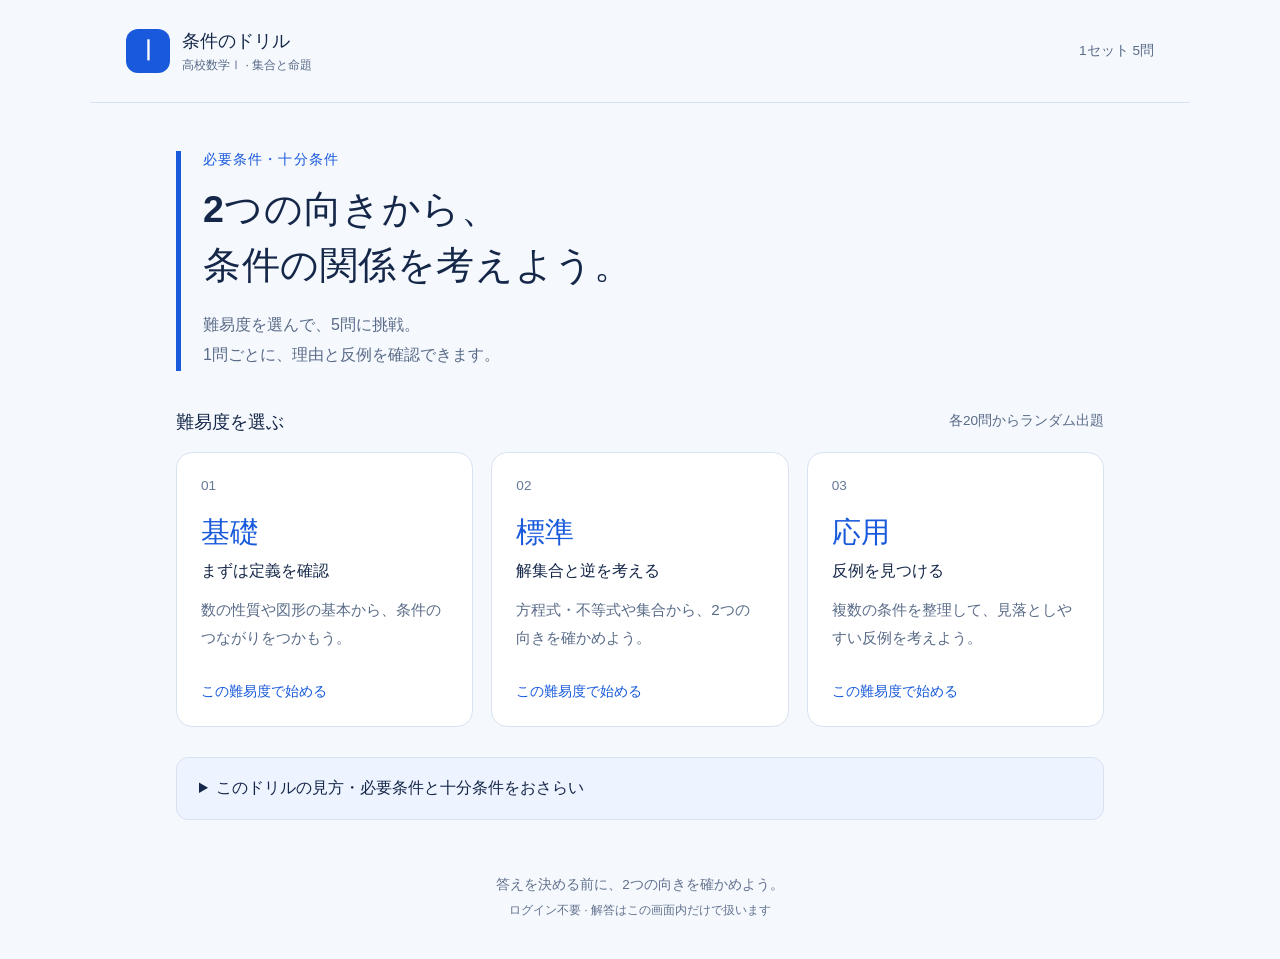
<file: index.html>
<!doctype html>
<html lang="ja"><head><meta charset="utf-8"><meta name="viewport" content="width=device-width,initial-scale=1">
<title>条件のドリル｜数学Ⅰ</title><meta name="description" content="高校数学Ⅰの必要条件・十分条件を、5問ずつ練習。3段階の難易度と、反例付きの解説。">
<link rel="icon" href="favicon.svg" type="image/svg+xml"><link rel="stylesheet" href="styles.css">
<script defer src="questions.js"></script><script defer src="core.js"></script><script defer src="math.js"></script><script defer src="app.js"></script>
<link rel="stylesheet" href="math.css"></head><body><header class="header"><div class="brand"><span class="brand-mark" aria-hidden="true">Ⅰ</span><div>条件のドリル<small>高校数学Ⅰ · 集合と命題</small></div></div><span class="header-note">1セット 5問</span></header>
<main id="app" tabindex="-1"></main>
<footer>答えを決める前に、2つの向きを確かめよう。<br><span>ログイン不要 · 解答はこの画面内だけで扱います</span></footer>
<noscript>このアプリを利用するにはJavaScriptを有効にしてください。</noscript></body></html>
</file>
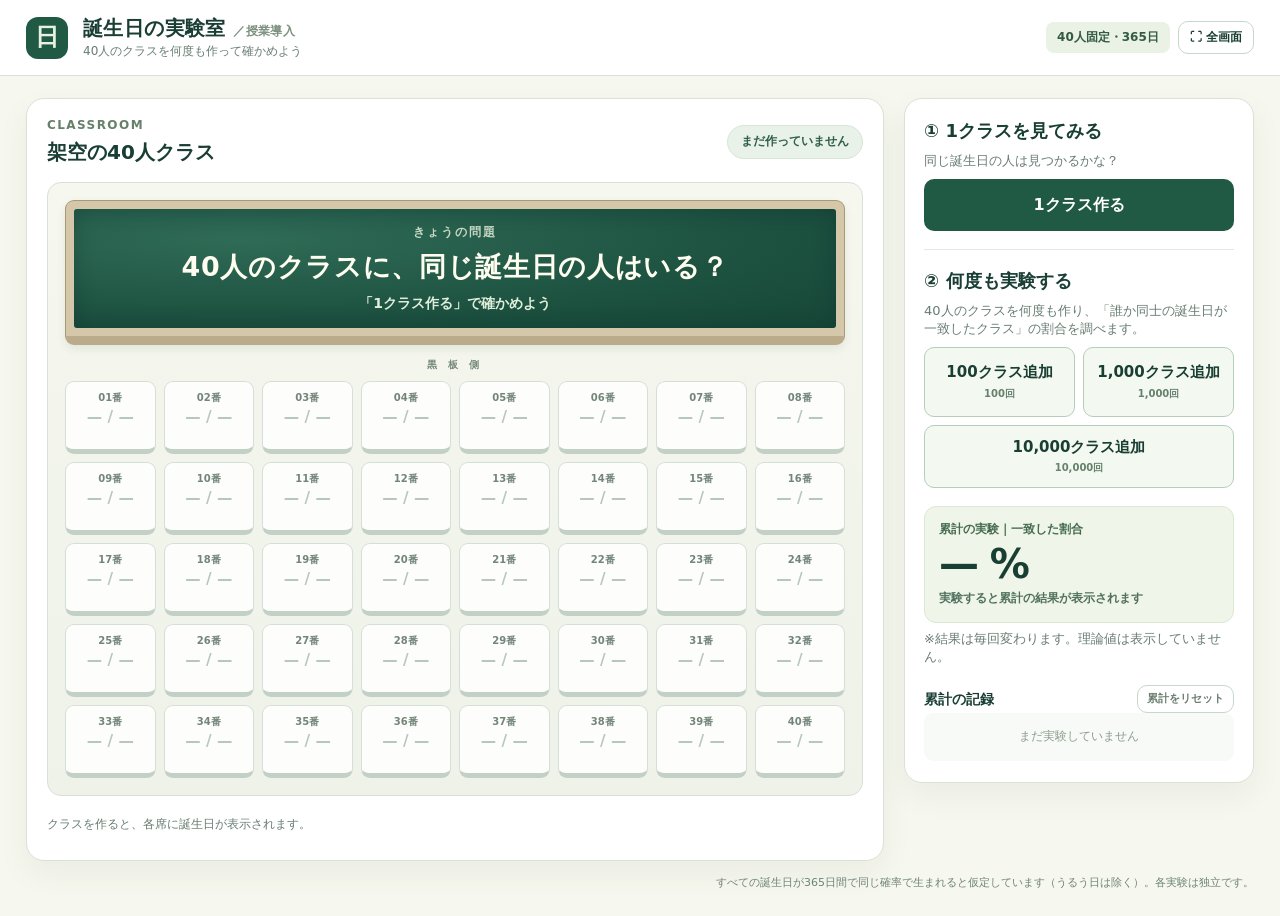
<file: birthday-intro/index.html>
<!doctype html>
<html lang="ja">
<head>
<meta charset="utf-8">
<meta name="viewport" content="width=device-width,initial-scale=1">
<meta name="theme-color" content="#174b3d">
<title>誕生日の実験室｜授業導入・教師用</title>
<style>
:root{--ink:#193e33;--green:#205a45;--green2:#194b3b;--cream:#f6f7ee;--paper:#fff;--line:#d8e2d5;--muted:#687d72;--soft:#eff4e8;--gold:#f2ce7a;--shadow:0 12px 32px #2143300e}
*{box-sizing:border-box}
html{background:var(--cream)}
body{margin:0;color:var(--ink);background:var(--cream);font-family:"Yu Gothic UI","Hiragino Kaku Gothic ProN",Meiryo,system-ui,sans-serif;line-height:1.45;font-size:15px}
button{font:inherit;cursor:pointer;border:1px solid #c7d7cb;border-radius:10px;padding:12px 14px;background:white;color:var(--ink);font-weight:750;transition:background .15s,transform .15s}
button:hover{background:#e8f3e7;transform:translateY(-1px)}
button:active{transform:translateY(0)}
button:focus-visible{outline:3px solid #eea64a;outline-offset:3px}
button:disabled{opacity:.5;cursor:wait}
header{background:#fff;border-bottom:1px solid var(--line)}
.head{max-width:1520px;margin:auto;padding:15px 26px;display:flex;align-items:center;gap:15px}
.mark{width:42px;height:42px;border-radius:12px;display:grid;place-items:center;color:#e6f2df;background:var(--green);font-size:24px;font-weight:bold}
.brand{min-width:0}.brand h1{font-size:20px;letter-spacing:.02em;margin:0;line-height:1.3}.brand p{font-size:12px;color:var(--muted);margin:2px 0 0}
.head-right{margin-left:auto;display:flex;gap:8px;align-items:center}.tag{padding:7px 11px;border-radius:8px;background:#eaf1e5;color:#325b42;font-size:12px;font-weight:800;white-space:nowrap}
.mini{padding:7px 11px;font-size:12px;font-weight:700}
main{max-width:1520px;margin:auto;padding:22px 26px 25px}
.layout{display:grid;grid-template-columns:minmax(0,1fr) minmax(300px,350px);gap:20px;align-items:start}
.card{border:1px solid var(--line);border-radius:18px;background:var(--paper);box-shadow:var(--shadow)}
.scene{padding:18px 20px 20px}
.section-head{display:flex;align-items:center;justify-content:space-between;gap:10px;margin:0 0 15px;flex-wrap:wrap}
.kicker{margin:0;font-size:12px;letter-spacing:.12em;color:#66806a;font-weight:850}.section-head h2{margin:3px 0 0;font-size:20px}
.counter{background:#e8f2e8;border:1px solid #d7e6d8;border-radius:99px;padding:7px 13px;font-size:12px;font-weight:800;color:#315f4a}
.classroom{border:1px solid #d7e1d8;background:linear-gradient(180deg,#f6f7ef,#eef2e9);padding:17px;border-radius:14px}
.chalkframe{padding:8px;border:1px solid #a79a77;border-bottom:9px solid #baab8a;background:#d5c7a9;border-radius:9px;box-shadow:0 4px 8px #344c2a17}
.board{min-height:105px;display:flex;flex-direction:column;align-items:center;justify-content:center;padding:15px 12px;text-align:center;background:radial-gradient(ellipse at 22% 26%,#2f6b56,#1c503f 65%,#174737);color:#fffdf0;border-radius:3px;box-shadow:inset 0 0 20px #082b2a55}
.board .chalk-top{font-size:12px;font-weight:700;letter-spacing:.16em;color:#c6d7c4;margin:0 0 7px}.board .chalk-main{margin:0;font-size:clamp(17px,2.1vw,29px);font-weight:850;letter-spacing:.025em}.board .chalk-sub{font-size:14px;color:#dfefdb;margin:6px 0 0;min-height:20px;font-weight:650}
.aisle{text-align:center;font-size:10px;color:#718574;letter-spacing:.38em;font-weight:850;margin:13px 0 8px}
.seats{display:grid;grid-template-columns:repeat(8,minmax(0,1fr));gap:8px}
.seat{min-height:73px;background:#fdfefb;border:1px solid #d5dfd7;border-bottom:5px solid #c3d0c5;border-radius:9px;padding:6px 4px;text-align:center;position:relative;display:flex;flex-direction:column;align-items:center;justify-content:center;gap:2px;transition:background .2s,border-color .2s}
.seat .student{color:#73857a;font-size:10px;font-weight:750;letter-spacing:.01em}
.seat .date{font-size:clamp(12px,1.2vw,17px);font-weight:850;font-variant-numeric:tabular-nums;white-space:nowrap;line-height:1.2}
.seat .group{font-size:10px;line-height:1.15;font-weight:800;white-space:nowrap}
.seat.empty .date{color:#b8c7bd;font-weight:600}
.seat.matched{background:var(--match-bg);border-color:var(--match-bd);border-bottom-color:var(--match-bd)}
.seat.matched .group{color:#2a4639}
.class-footer{display:flex;flex-wrap:wrap;align-items:center;gap:8px;margin:14px 0 0;min-height:30px}
.chip{display:inline-flex;gap:5px;align-items:center;padding:6px 10px;border:1px solid #dbe2d7;background:#f9faf5;border-radius:8px;font-size:12px;font-weight:750}
.chip .dot{width:9px;height:9px;border-radius:99px;background:var(--match-bd,#88a797)}
.no-match{font-size:12px;color:var(--muted)}
.controls{padding:19px;display:flex;flex-direction:column;gap:18px}
.controls h2{font-size:18px;margin:0 0 8px}.controls p{margin:0;color:var(--muted);font-size:13px}
.control-group{display:flex;flex-direction:column;gap:8px}
.primary{border:0;background:var(--green);color:white;font-size:16px;padding:14px}
.primary:hover{background:#174837;color:white}
.run-grid{display:grid;grid-template-columns:1fr 1fr;gap:8px}
.run{background:#f3f8f0;border:1px solid #b5cebb;font-size:15px;padding:14px 8px}
.run .small{display:block;color:#66816e;font-size:10px;margin-top:3px;font-weight:600}
.run.wide{grid-column:1/-1;padding:11px 8px}
.sep{border:0;border-top:1px solid #e2e9df;margin:0}
.metric{background:#eff5e8;border:1px solid #dce8d1;border-radius:12px;padding:14px}
.metric .label{font-weight:750;color:#456c50;font-size:12px}
.metric .number{font-weight:900;font-size:40px;letter-spacing:-.04em;line-height:1.1;margin:4px 0;font-variant-numeric:tabular-nums}
.metric .detail{color:#51715e;font-size:12px;font-weight:700}
.results-note{font-size:11px;color:var(--muted)}
.hist-head{display:flex;align-items:center;justify-content:space-between;gap:10px}.hist-head h3{font-size:14px;margin:0}
.clear{font-size:11px;padding:5px 9px;background:none;color:#6c7d70}
.history{display:flex;flex-direction:column;gap:7px;min-height:50px}
.history-empty{color:#8b9d8f;font-size:12px;padding:15px;background:#f8faf7;border-radius:9px;text-align:center}
.history-item{display:grid;grid-template-columns:70px 1fr 63px;gap:8px;align-items:center;font-size:12px;padding:7px 4px;border-bottom:1px solid #e9eee9}
.history-item strong{text-align:right;font-size:15px;font-variant-numeric:tabular-nums}
.history-item small{display:block;color:#718677;font-size:10px;margin-top:3px}
.bar{height:8px;border-radius:6px;background:#e5ece3;overflow:hidden}
.bar span{height:100%;display:block;background:#4b9976;border-radius:6px}
.foot{font-size:11px;color:#6e8476;margin:14px 0 0;text-align:right}
#liveStatus{position:absolute;width:1px;height:1px;clip:rect(0,0,0,0);overflow:hidden;white-space:nowrap}
@media (min-width:1350px){.seat{min-height:79px}.scene{padding:24px}.classroom{padding:22px}.seats{gap:10px}}
@media (max-width:1000px){.layout{grid-template-columns:minmax(0,1fr) 290px}.seat{min-height:65px}.scene{padding:14px}.classroom{padding:10px}.seats{gap:5px}}
@media (max-width:800px){.layout{display:flex;flex-direction:column}.scene,.controls{width:100%}.controls{display:grid;grid-template-columns:1fr 1fr;gap:14px}.controls>.sep{display:none}.results-panel{grid-column:1/-1}.hist-wrap{grid-column:1/-1}.seats{gap:7px}.seat{min-height:71px}}
@media (max-width:580px){.head{padding:12px 14px}.brand h1{font-size:16px}.brand p{font-size:10px}.mark{width:36px;height:36px}.head-right .tag{display:none}main{padding:12px}.scene{padding:12px}.section-head h2{font-size:18px}.classroom{padding:9px}.seats{grid-template-columns:repeat(5,minmax(0,1fr));gap:5px}.seat{min-height:65px;padding:5px 2px}.seat .date{font-size:14px}.controls{display:flex;padding:15px}.board{min-height:90px}.board .chalk-main{font-size:19px}}
@media print{header,.controls,.foot{display:none}main{padding:0}.layout{display:block}.scene{border:0;box-shadow:none}}
</style>
</head>
<body>
<header><div class="head"><div class="mark" aria-hidden="true">日</div><div class="brand"><h1>誕生日の実験室 <span style="font-size:12px;font-weight:600;color:#7c907f">／授業導入</span></h1><p>40人のクラスを何度も作って確かめよう</p></div><div class="head-right"><span class="tag">40人固定・365日</span><button class="mini" id="fullscreenBtn" type="button">⛶ 全画面</button></div></div></header>
<main>
 <div class="layout">
  <section class="card scene" aria-label="架空の教室">
   <div class="section-head"><div><p class="kicker">CLASSROOM</p><h2>架空の40人クラス</h2></div><span class="counter" id="sampleCount">まだ作っていません</span></div>
   <div class="classroom">
    <div class="chalkframe"><div class="board">
     <p class="chalk-top">きょうの問題</p>
     <p class="chalk-main" id="boardMain">40人のクラスに、同じ誕生日の人はいる？</p>
     <p class="chalk-sub" id="boardSub">「1クラス作る」で確かめよう</p>
    </div></div>
    <div class="aisle">黒 板 側</div>
    <div class="seats" id="seats" aria-label="40人の座席"></div>
   </div>
   <div class="class-footer" id="classFooter"><span class="no-match">クラスを作ると、各席に誕生日が表示されます。</span></div>
  </section>
  <aside class="card controls" aria-label="実験の操作と結果">
   <div class="control-group"><div><h2>① 1クラスを見てみる</h2><p>同じ誕生日の人は見つかるかな？</p></div><button class="primary" type="button" id="createClass">1クラス作る</button></div>
   <hr class="sep">
   <div class="control-group"><div><h2>② 何度も実験する</h2><p>40人のクラスを何度も作り、「誰か同士の誕生日が一致したクラス」の割合を調べます。</p></div><div class="run-grid"><button class="run" type="button" data-run="100">100クラス追加<span class="small">100回</span></button><button class="run" type="button" data-run="1000">1,000クラス追加<span class="small">1,000回</span></button><button class="run wide" type="button" data-run="10000">10,000クラス追加<span class="small">10,000回</span></button></div></div>
   <div class="results-panel"><div class="metric" id="metric"><div class="label">累計の実験｜一致した割合</div><div class="number" id="lastPercent">— %</div><div class="detail" id="lastDetail">実験すると累計の結果が表示されます</div></div><p class="results-note" style="margin-top:7px">※結果は毎回変わります。理論値は表示していません。</p></div>
   <div class="hist-wrap"><div class="hist-head"><h3>累計の記録</h3><button type="button" class="clear" id="resetHistory">累計をリセット</button></div><div class="history" id="history"><div class="history-empty">まだ実験していません</div></div></div>
  </aside>
 </div>
 <p class="foot">すべての誕生日が365日間で同じ確率で生まれると仮定しています（うるう日は除く）。各実験は独立です。</p>
 <div id="liveStatus" role="status" aria-live="polite"></div>
</main>
<script>
(()=>{'use strict';
const $=id=>document.getElementById(id);
const monthLengths=[31,28,31,30,31,30,31,31,30,31,30,31];
const colors=[['#ffe4db','#e9a48e'],['#dff0ff','#88bae2'],['#fff0c8','#e2c36b'],['#e6ddff','#ac99dc'],['#ddf6e8','#89c8a8'],['#ffe1ee','#dca1b9'],['#e3f4bc','#a1bf6d'],['#dff3f5','#8abdc6']];
const seats=$('seats');let classNumber=0;let totalClasses=0;let totalMatched=0;const history=[];
function birthday(){return Math.floor(Math.random()*365)}
function toDate(d){let m=0;while(d>=monthLengths[m]){d-=monthLengths[m++];}return `${m+1}/${d+1}`}
function sameDateExists(days){return new Set(days).size < days.length}
function makeClass(){return Array.from({length:40},birthday)}
function groupsFor(days){const map=new Map();days.forEach((d,i)=>{if(!map.has(d))map.set(d,[]);map.get(d).push(i)});return [...map.entries()].filter(x=>x[1].length>=2).sort((a,b)=>a[0]-b[0])}
function seatEl(index,day,match){const el=document.createElement('div');el.className='seat'+(day===null?' empty':'')+(match?' matched':'');if(match){el.style.setProperty('--match-bg',match.color[0]);el.style.setProperty('--match-bd',match.color[1])}const num=document.createElement('span');num.className='student';num.textContent=`${String(index+1).padStart(2,'0')}番`;const date=document.createElement('strong');date.className='date';date.textContent=day===null?'— / —':toDate(day);const group=document.createElement('span');group.className='group';group.textContent=match?`同じ誕生日 ${match.name}`:'\u00a0';el.append(num,date,group);return el}
function showSeats(days){const matches=new Map();const groups=days?groupsFor(days):[];groups.forEach(([day,indices],i)=>{const match={name:`G${i+1}`,color:colors[i%colors.length]};indices.forEach(index=>matches.set(index,match))});const frag=document.createDocumentFragment();for(let i=0;i<40;i++)frag.appendChild(seatEl(i,days?days[i]:null,matches.get(i)));seats.replaceChildren(frag);return groups}
function setFooter(groups){const foot=$('classFooter');foot.replaceChildren();if(!groups.length){const span=document.createElement('span');span.className='no-match';span.textContent='このクラスには同じ誕生日の人がいませんでした。';foot.append(span);return}groups.forEach(([day,indices],i)=>{const pill=document.createElement('span');pill.className='chip';const dot=document.createElement('span');dot.className='dot';dot.style.setProperty('--match-bd',colors[i%colors.length][1]);pill.append(dot,document.createTextNode(`G${i+1}：${toDate(day)}（${indices.length}人）`));foot.append(pill)})}
function showClass(){classNumber++;const groups=showSeats(makeClass());$('sampleCount').textContent=`目で確認したクラス：${classNumber}回目`;const found=groups.length>0;$('boardSub').textContent=found?`このクラス：同じ誕生日のグループが${groups.length}組！`:'このクラス：同じ誕生日の人はいなかった';setFooter(groups);recordRun(1,found?1:0);$('liveStatus').textContent=`${classNumber}回目のクラス：${found?'一致あり':'一致なし'}。累計${totalClasses}クラス中${totalMatched}クラスで一致。`}
function showHistory(){const root=$('history');root.replaceChildren();if(history.length===0){const e=document.createElement('div');e.className='history-empty';e.textContent='まだ実験していません';root.append(e);return}for(const h of history){const row=document.createElement('div');row.className='history-item';const label=document.createElement('span');label.textContent=`＋${h.added.toLocaleString('ja-JP')}回`;const center=document.createElement('div');const bar=document.createElement('div');bar.className='bar';const fill=document.createElement('span');fill.style.width=`${h.pct}%`;bar.append(fill);const small=document.createElement('small');small.textContent=`累計 ${h.matched.toLocaleString('ja-JP')} / ${h.total.toLocaleString('ja-JP')} クラスで一致`;center.append(bar,small);const value=document.createElement('strong');value.textContent=`${h.pct.toFixed(1)}%`;row.append(label,center,value);root.append(row)}}
function recordRun(added,matched){totalClasses+=added;totalMatched+=matched;const pct=totalMatched/totalClasses*100;history.unshift({added,total:totalClasses,matched:totalMatched,pct});if(history.length>8)history.length=8;$('lastPercent').textContent=`${pct.toFixed(1)}%`;$('lastDetail').textContent=`累計 ${totalClasses.toLocaleString('ja-JP')}クラス作成 ／ ${totalMatched.toLocaleString('ja-JP')}クラスで一致`;showHistory()}
function runBatch(n){let matched=0;for(let i=0;i<n;i++){if(sameDateExists(makeClass()))matched++}recordRun(n,matched);$('liveStatus').textContent=`${n.toLocaleString('ja-JP')}クラスを追加しました。累計${totalClasses.toLocaleString('ja-JP')}クラス中${totalMatched.toLocaleString('ja-JP')}クラスで一致。割合は${(totalMatched/totalClasses*100).toFixed(1)}パーセントです。`}
$('createClass').addEventListener('click',showClass);
document.querySelectorAll('[data-run]').forEach(button=>button.addEventListener('click',()=>runBatch(Number(button.dataset.run))));
$('resetHistory').addEventListener('click',()=>{history.length=0;totalClasses=0;totalMatched=0;classNumber=0;$('lastPercent').textContent='— %';$('lastDetail').textContent='実験すると累計の結果が表示されます';$('sampleCount').textContent='まだ作っていません';$('boardSub').textContent='「1クラス作る」で確かめよう';showSeats(null);$('classFooter').textContent='クラスを作ると、各席に誕生日が表示されます。';showHistory();$('liveStatus').textContent='実験の累計をリセットしました';});
$('fullscreenBtn').addEventListener('click',async()=>{try{if(document.fullscreenElement){await document.exitFullscreen();return}if(document.documentElement.requestFullscreen)await document.documentElement.requestFullscreen();}catch(e){$('liveStatus').textContent='このブラウザでは全画面表示できません';}});
showSeats(null);
})();
</script>
</body>
</html>
</file>
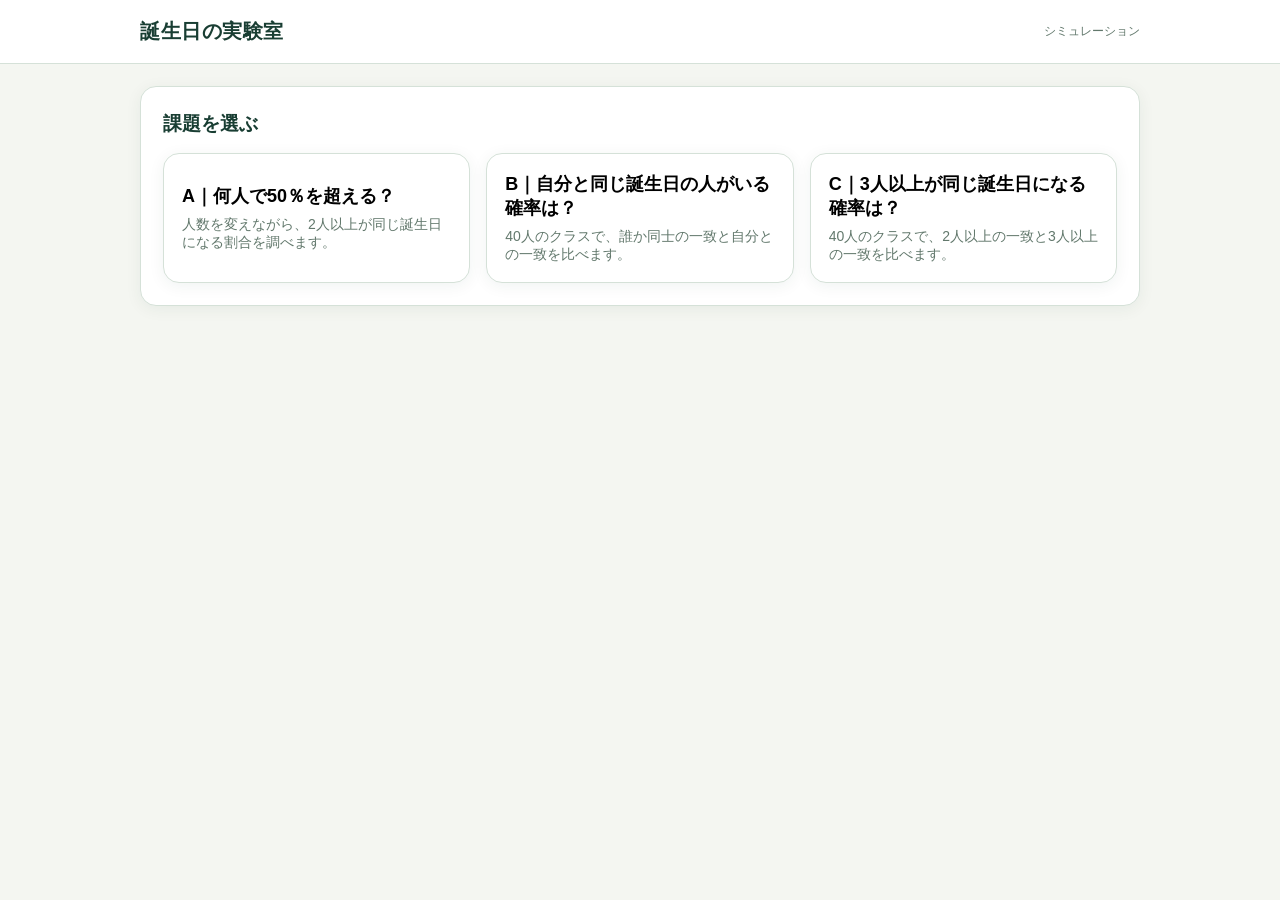
<file: birthday-lab/index.html>
<!doctype html>
<html lang="ja">
<head>
<meta charset="utf-8">
<meta name="viewport" content="width=device-width,initial-scale=1">
<title>誕生日の実験室｜授業用</title>
<style>
:root{--paper:#f4f6f1;--white:#fff;--dark:#193e33;--green:#20634c;--light:#e9f3eb;--line:#d5e1d8;--muted:#62786c;--warm:#f5edda}
*{box-sizing:border-box}
body{margin:0;background:var(--paper);color:var(--dark);font-family:"Yu Gothic UI","Hiragino Kaku Gothic ProN",Meiryo,sans-serif;font-size:16px;line-height:1.55}
header{background:#fff;border-bottom:1px solid var(--line)}
.top{max-width:1040px;margin:auto;padding:16px 20px;display:flex;align-items:center;justify-content:space-between;gap:12px}
.top h1{font-size:20px;letter-spacing:.025em;margin:0;font-weight:800}.top .subhead{font-size:12px;color:var(--muted)}
main{max-width:1040px;margin:0 auto;padding:22px 20px 48px}
.card{background:#fff;border:1px solid var(--line);border-radius:16px;padding:22px;box-shadow:0 3px 16px #173b2910;min-width:0}
.card h2{margin:0 0 15px;font-size:19px}
.select-grid{display:grid;grid-template-columns:repeat(3,minmax(0,1fr));gap:16px;margin-top:10px}
.select-card{background:#fff;border:1px solid var(--line);border-radius:16px;padding:18px;text-align:left;cursor:pointer;transition:.15s ease;box-shadow:0 3px 16px #173b2910}
.select-card:hover{transform:translateY(-1px);border-color:#9fc0ab}
.select-card strong{display:block;font-size:18px;margin-bottom:8px}
.select-card p{margin:0;color:var(--muted);font-size:14px}
.toolbar{display:flex;align-items:center;justify-content:space-between;gap:12px;margin:0 0 14px}
.backbtn{border:1px solid #aec7b4;border-radius:9px;background:#fff;color:var(--green);padding:10px 13px;font:inherit;font-size:14px;font-weight:800;cursor:pointer}
.mode-title{font-size:24px;font-weight:800;margin:2px 0 0}
.layout{display:grid;grid-template-columns:minmax(290px,0.95fr) minmax(300px,1.05fr);gap:17px;align-items:start}
label{display:block;font-size:14px;font-weight:800;margin:0 0 8px}
.formrow{display:flex;align-items:center;gap:10px;margin:0 0 20px}
.formrow input{width:128px;font-family:inherit;color:var(--dark);border:1px solid #b6cabb;border-radius:10px;padding:9px 11px;font-size:24px;font-weight:750;background:white}
.fixed{font-weight:800;font-size:22px;margin:0 0 20px}
.trials{display:grid;grid-template-columns:repeat(4,minmax(0,1fr));gap:7px;margin-bottom:20px}
.trial{border:1px solid #c3d6c7;border-radius:10px;padding:11px 2px;background:#fff;cursor:pointer;color:var(--dark);font:inherit;font-size:14px;font-weight:750}
.trial[aria-pressed=true]{background:var(--light);border:2px solid var(--green);padding:10px 1px}
.primary{width:100%;border:0;border-radius:11px;background:var(--green);color:#fff;padding:14px;font:inherit;font-weight:800;font-size:17px;cursor:pointer}
.primary:disabled{opacity:.6;cursor:wait}
.status{color:var(--muted);font-size:13px;min-height:1.4em;margin:9px 0 0}
.empty{border:1px dashed #bed0c1;border-radius:12px;background:#fbfcfa;color:var(--muted);display:grid;place-items:center;text-align:center;min-height:170px;padding:18px}
.heading-result{font-size:14px;color:var(--muted);font-weight:750;margin:0 0 13px}.metrics{display:grid;grid-template-columns:repeat(2,minmax(0,1fr));gap:12px}
.metric{border-radius:11px;background:var(--light);padding:14px}.metric:nth-child(2){background:var(--warm)}
.metric label{font-size:13px;margin:0 0 4px}.metric strong{display:block;font-size:clamp(27px,3.4vw,36px);line-height:1.35;letter-spacing:-.03em}.metric span{font-size:12px;color:var(--muted)}
.classroom-first{margin:0 0 16px}.classroom-head{display:flex;justify-content:space-between;align-items:center;gap:12px;flex-wrap:wrap}.classroom-head h2{margin:0}.classroom-first .example-head{margin:10px 0}.below{margin-top:17px}.recordtable{border-collapse:collapse;width:100%;font-size:14px;white-space:nowrap}.recordtable th,.recordtable td{padding:10px 9px;text-align:left;border-bottom:1px solid var(--line)}.recordtable th{background:#f5f7f3;color:#4d6d5b;font-size:12px;font-weight:800}.scroll{overflow-x:auto}
.smallbtn{border:1px solid #aec7b4;border-radius:9px;background:#fff;color:var(--green);padding:10px 13px;font:inherit;font-size:14px;font-weight:800;cursor:pointer}
.example-head{font-weight:800;margin:16px 0 7px}.seats{display:grid;grid-template-columns:repeat(10,minmax(0,1fr));gap:7px}.seat{background:#f2f5f0;border:1px solid #d4ddd5;border-radius:7px;padding:7px 3px;text-align:center;min-width:0;font-size:13px;line-height:1.45}.seat small{display:block;font-size:10px;color:#62796e}.seat.pair{background:#ddefe2;border-color:#85ba99}.seat.triple{background:#ffe3ba;border-color:#d5aa65}.seat.self{outline:2px solid var(--green);outline-offset:-2px}.seat.selfmatched{background:#ffe3ba;border-color:#d5aa65}.note{color:var(--muted);font-size:12px;margin:8px 0 0}
footer{font-size:12px;color:var(--muted);margin:18px 0 0}button:focus-visible,input:focus-visible{outline:3px solid #f1ae60;outline-offset:3px}[hidden]{display:none!important}
@media(max-width:720px){main{padding:14px 12px 32px}.top{padding:14px 12px}.top h1{font-size:17px}.top .subhead{display:none}.layout{grid-template-columns:1fr}.card{padding:17px}.mode-title{font-size:21px}.metrics{gap:8px}.metric{padding:11px}.metric strong{font-size:29px}.seats{grid-template-columns:repeat(5,minmax(0,1fr))}.select-grid{grid-template-columns:1fr}}
</style>
</head>
<body>
<header><div class="top"><h1>誕生日の実験室</h1><span class="subhead">シミュレーション</span></div></header>
<main>
  <section id="homeSection" class="card">
    <h2>課題を選ぶ</h2>
    <div class="select-grid">
      <button class="select-card" type="button" data-mode="A"><strong>A｜何人で50％を超える？</strong><p>人数を変えながら、2人以上が同じ誕生日になる割合を調べます。</p></button>
      <button class="select-card" type="button" data-mode="B"><strong>B｜自分と同じ誕生日の人がいる確率は？</strong><p>40人のクラスで、誰か同士の一致と自分との一致を比べます。</p></button>
      <button class="select-card" type="button" data-mode="C"><strong>C｜3人以上が同じ誕生日になる確率は？</strong><p>40人のクラスで、2人以上の一致と3人以上の一致を比べます。</p></button>
    </div>
  </section>

  <section id="appSection" hidden>
    <div class="toolbar">
      <button type="button" id="backBtn" class="backbtn">課題選択に戻る</button>
      <div class="mode-title" id="modeTitle"></div>
    </div>
    <section class="card classroom-first" aria-label="架空の1クラスの様子">
      <div class="classroom-head">
        <h2>架空の1クラスの様子</h2>
        <button type="button" class="smallbtn" id="sampleBtn">別のクラスを作る</button>
      </div>
      <div id="sample" aria-live="polite"></div>
      <p class="note">これは1回だけ作ったクラスです。下の実験では、クラスを何度も作り直して割合を調べます。</p>
    </section>
    <div class="layout">
      <section class="card setup" aria-label="実験の設定">
        <h2>実験の設定</h2>
        <div id="nArea"><label for="nInput">集団の人数</label><div class="formrow"><input type="number" id="nInput" min="2" max="100" value="30"><span>人</span></div></div>
        <div id="fixedArea" hidden><label>集団の人数</label><div class="fixed">40人</div></div>
        <label>試行回数</label>
        <div class="trials" role="group" aria-label="試行回数">
          <button type="button" class="trial" data-trials="10" aria-pressed="false">10回</button>
          <button type="button" class="trial" data-trials="100" aria-pressed="true">100回</button>
          <button type="button" class="trial" data-trials="1000" aria-pressed="false">1,000回</button>
          <button type="button" class="trial" data-trials="10000" aria-pressed="false">10,000回</button>
        </div>
        <button type="button" id="runBtn" class="primary">100回 実験する</button>
        <p class="status" id="status" role="status"></p>
      </section>
      <section class="card" aria-label="実験結果">
        <h2>実験結果</h2>
        <div id="result" aria-live="polite"></div>
      </section>
    </div>
    <section class="card below"><h2>実験履歴</h2>
      <div class="scroll"><table class="recordtable"><thead id="historyHead"></thead><tbody id="historyBody"></tbody></table></div>
      <p id="historyEmpty" class="note">まだ履歴はありません</p>
    </section>
    <footer>365日・うるう年なし・各日が同じ確率で独立に生まれると仮定した実験です。</footer>
  </section>
</main>
<script>
(()=>{
'use strict';
const $=id=>document.getElementById(id);
let mode='';
const state={A:{trials:100,records:[],result:null},B:{trials:100,records:[],result:null},C:{trials:100,records:[],result:null}};
const maxRecords=30;
const format=n=>Number(n).toLocaleString('ja-JP');
const ratio=(hits,n)=>(hits*100/n).toFixed(1)+'%';
const dates=[31,28,31,30,31,30,31,31,30,31,30,31];
function birthday(day){let month=0;while(day>=dates[month])day-=dates[month++];return (month+1)+'/'+(day+1);}
function oneClass(n,keep=false){
 const frequency=new Uint16Array(365), days=keep?[]:null;
 let any=false,triple=false,selfmatch=false,selfday=-1;
 for(let i=0;i<n;i++){
  const day=Math.floor(Math.random()*365);
  if(i===0)selfday=day;
  if(keep)days.push(day);
  const total=++frequency[day];
  if(total>=2)any=true;
  if(total>=3)triple=true;
  if(i>0&&day===selfday)selfmatch=true;
 }
 return {any,triple,selfmatch,days,frequency};
}
function runExperiment(n,t){let any=0,triple=0,selfmatch=0;
 for(let i=0;i<t;i++){
  const v=oneClass(n);
  if(v.any)any++;
  if(v.triple)triple++;
  if(v.selfmatch)selfmatch++;
 }
 return {n,t,any,triple,selfmatch};
}
function chooseMode(next){
 mode=next;
 $('homeSection').hidden=true;
 $('appSection').hidden=false;
 const titles={A:'A｜何人で50％を超える？',B:'B｜自分と同じ誕生日の人がいる確率は？',C:'C｜3人以上が同じ誕生日になる確率は？'};
 $('modeTitle').textContent=titles[mode];
 $('nArea').hidden=mode!=='A';$('fixedArea').hidden=mode==='A';
 $('sampleBtn').textContent='別のクラスを作る';
 $('sample').replaceChildren();
 $('status').textContent='';
 document.querySelectorAll('.trial').forEach(b=>b.setAttribute('aria-pressed',String(Number(b.dataset.trials)===state[mode].trials)));
 $('runBtn').textContent=format(state[mode].trials)+'回 実験する';
 drawResults();drawHistory();
 drawSample();
}
function goHome(){ $('appSection').hidden=true; $('homeSection').hidden=false; mode=''; }
function drawResults(){
 const box=$('result');const r=state[mode].result;
 if(!r){box.innerHTML='<div class="empty">実験結果はここに表示されます</div>';return;}
 const metric=(label,hits)=>`<div class="metric"><label>${label}</label><strong>${ratio(hits,r.t)}</strong><span>${format(hits)}回 / ${format(r.t)}回</span></div>`;
 let body='';
 if(mode==='A')body=metric('2人以上が一致',r.any)+`<div class="metric"><label>一致しなかった割合</label><strong>${ratio(r.t-r.any,r.t)}</strong><span>${format(r.t-r.any)}回 / ${format(r.t)}回</span></div>`;
 if(mode==='B')body=metric('誰か同士が一致',r.any)+metric('自分と誰かが一致',r.selfmatch);
 if(mode==='C')body=metric('2人以上が一致',r.any)+metric('3人以上が一致',r.triple);
 box.innerHTML=`<div class="heading-result">${format(r.n)}人 × ${format(r.t)}回</div><div class="metrics">${body}</div>`;
}
function drawHistory(){
 const target=$('historyBody');let rows=state[mode].records;
 $('historyEmpty').hidden=rows.length>0;
 $('historyHead').innerHTML=mode==='A'?'<tr><th>人数</th><th>試行回数</th><th>2人以上</th></tr>':mode==='B'?'<tr><th>試行回数</th><th>誰か同士</th><th>自分と誰か</th></tr>':'<tr><th>試行回数</th><th>2人以上</th><th>3人以上</th></tr>';
 target.innerHTML=rows.map(r=>{
  if(mode==='A')return `<tr><td>${r.n}人</td><td>${format(r.t)}回</td><td><strong>${ratio(r.any,r.t)}</strong></td></tr>`;
  if(mode==='B')return `<tr><td>${format(r.t)}回</td><td>${ratio(r.any,r.t)}</td><td><strong>${ratio(r.selfmatch,r.t)}</strong></td></tr>`;
  return `<tr><td>${format(r.t)}回</td><td>${ratio(r.any,r.t)}</td><td><strong>${ratio(r.triple,r.t)}</strong></td></tr>`;
 }).join('');
}
function drawSample(){
 const n=mode==='A'?Number($('nInput').value):40;
 if(!Number.isInteger(n)||n<2||n>100){$('status').textContent='人数は2～100人で設定してください';return;}
 const sample=oneClass(n,true),first=sample.days[0];
 let cells=sample.days.map((d,i)=>{
  const f=sample.frequency[d];
  let cls=f>=3?'triple':f>=2?'pair':'';
  if(mode==='B'&&d===first&&sample.selfmatch)cls='selfmatched';
  if(mode==='B'&&i===0)cls+=' self';
  const name=mode==='B'&&i===0?'自分':(i+1)+'番';
  return `<div class="seat ${cls}"><small>${name}</small>${birthday(d)}</div>`;
 }).join('');
 const label=mode==='A'?'2人以上の一致：'+(sample.any?'あり':'なし'):mode==='B'?'誰か同士：'+(sample.any?'あり':'なし')+' ／ 自分と誰か：'+(sample.selfmatch?'あり':'なし'):'2人以上：'+(sample.any?'あり':'なし')+' ／ 3人以上：'+(sample.triple?'あり':'なし');
 $('sample').innerHTML=`<div class="example-head">${n}人のクラス ／ ${label}</div><div class="seats">${cells}</div>`;
 $('sample').hidden=false;
}
function startRun(){
 const n=mode==='A'?Number($('nInput').value):40;
 if(!Number.isInteger(n)||n<2||n>100){$('status').textContent='人数は2～100人で設定してください';$('nInput').focus();return;}
 $('runBtn').disabled=true;$('status').textContent='実験中…';
 setTimeout(()=>{
  try{
   const r=runExperiment(n,state[mode].trials);
   state[mode].result=r;
   state[mode].records.unshift(r);
   if(state[mode].records.length>maxRecords)state[mode].records.pop();
   drawResults();drawHistory();
   $('status').textContent='';
  }catch(e){$('status').textContent='実験を実行できませんでした';}
  finally{$('runBtn').disabled=false;}
 },30);
}
document.querySelectorAll('.select-card').forEach(btn=>btn.addEventListener('click',()=>chooseMode(btn.dataset.mode)));
document.querySelectorAll('.trial').forEach(btn=>btn.addEventListener('click',()=>{
 if(!mode)return;
 state[mode].trials=Number(btn.dataset.trials);
 document.querySelectorAll('.trial').forEach(b=>b.setAttribute('aria-pressed',String(b===btn)));
 $('runBtn').textContent=format(state[mode].trials)+'回 実験する';
}));
$('runBtn').addEventListener('click',startRun);
$('sampleBtn').addEventListener('click',drawSample);
$('nInput').addEventListener('change',()=>{if(mode==='A')drawSample();});
$('backBtn').addEventListener('click',goHome);
})();
</script>
</body>
</html>
</file>
<file: styles.css>
:root{font-family:"Noto Sans JP","Yu Gothic",Meiryo,sans-serif;color:#152748;background:#f5f8fd;font-size:16px;font-synthesis:none;--blue:#185adb;--line:#d8e2f1}*{box-sizing:border-box}body{margin:0}button,input{font:inherit}button,summary,label{touch-action:manipulation}button{cursor:pointer}button:disabled{cursor:default}button:focus-visible,summary:focus-visible,input:focus-visible{outline:3px solid #e69900;outline-offset:5px}a{color:var(--blue)}.header{max-width:1100px;margin:auto;padding:28px 36px;display:flex;align-items:center;justify-content:space-between;border-bottom:1px solid var(--line);gap:12px}.brand{display:flex;align-items:center;gap:12px;font-size:1.15rem;font-weight:700}.brand-mark{background:var(--blue);color:white;display:grid;place-items:center;border-radius:12px;width:44px;height:44px;font-size:1.8rem}.brand small{display:block;font-size:.78rem;font-weight:400;color:#596b88;margin-top:4px}.header-note{font-size:.85rem;color:#596b88;white-space:nowrap}main{max-width:1000px;margin:auto;padding:48px 36px 24px;outline:none}h1,h2,p{margin:0}h1{font-size:2.35rem;line-height:1.5;letter-spacing:.015em;font-weight:750}h2{font-size:1.15rem}.eyebrow{color:var(--blue);font-weight:700;font-size:.85rem;letter-spacing:.08em;display:block;margin-bottom:12px}.intro{margin-bottom:38px;position:relative;padding-left:22px;border-left:5px solid var(--blue)}.intro p{margin-top:16px;color:#596b88;line-height:1.9}.section-heading{display:flex;justify-content:space-between;align-items:center;gap:12px;margin-bottom:18px}.section-heading>span{font-size:.85rem;color:#596b88}.level-grid{display:grid;grid-template-columns:repeat(3,minmax(0,1fr));gap:18px}.level-card{background:white;border:1px solid var(--line);border-radius:16px;padding:25px 24px;text-align:left;color:inherit;display:flex;flex-direction:column;min-height:275px;position:relative}.level-card:hover{border-color:var(--blue);background:#fbfdff}.level-number{color:#657999;font-size:.85rem;margin-bottom:20px}.level-card>strong{font-size:1.8rem;margin-bottom:8px;color:var(--blue)}.level-title{font-weight:700;margin-bottom:14px}.level-desc{font-size:.95rem;line-height:1.85;color:#596b88}.level-start{padding-top:22px;margin-top:auto;font-size:.9rem;color:var(--blue);font-weight:700}.guide{margin-top:30px;border:1px solid var(--line);border-radius:12px;background:#edf3ff;padding:0 22px}.guide summary{padding:20px 0;font-weight:700;cursor:pointer}.guide p{line-height:1.9;padding:0 0 20px}.guide-grid{display:grid;grid-template-columns:repeat(2,minmax(0,1fr));gap:12px;margin-bottom:20px}.guide-grid div{padding:14px;background:white;border-radius:8px;display:flex;flex-direction:column;gap:8px}.guide-grid span{color:var(--blue)}footer{text-align:center;color:#62728e;font-size:.85rem;line-height:1.9;padding:28px 20px 36px}footer span{font-size:.78rem}.exercise-top{display:flex;justify-content:space-between;align-items:center;gap:10px}.pill{color:var(--blue);font-size:.9rem;background:#e8effd;border-radius:6px;padding:8px 12px;font-weight:700}.count{font-size:1.5rem;font-weight:700}.count span{font-size:1rem;font-weight:400;color:#596b88}.progress{height:5px;background:#e1e8f3;border-radius:5px;margin:18px 0 25px;overflow:hidden}.progress span{display:block;height:100%;background:var(--blue)}.question-card{background:white;padding:30px;border:1px solid var(--line);border-radius:18px}.question-heading{font-size:1.35rem;line-height:1.9}.domain{color:#465b7b;font-size:.95rem;line-height:1.9;margin-top:20px;overflow-wrap:anywhere}.conditions{background:#f2f6fd;border-radius:12px;margin:18px 0 26px;padding:12px 20px}.conditions>div{display:flex;gap:18px;align-items:flex-start;padding:13px 0}.conditions>div+div{border-top:1px solid var(--line)}.condition-letter{font-family:Georgia,serif;font-size:1.5rem;font-style:italic;color:var(--blue);min-width:22px}.conditions p{font-size:1.3rem;line-height:1.7;overflow-wrap:anywhere;min-width:0}fieldset{padding:0;margin:0;border:0;min-width:0}legend{padding:0;margin-bottom:12px;color:#596b88;font-size:.9rem}.options{display:grid;grid-template-columns:repeat(2,minmax(0,1fr));gap:12px}.option{border:1px solid var(--line);border-radius:10px;display:flex;align-items:center;gap:12px;min-height:74px;padding:16px;cursor:pointer;font-weight:700;line-height:1.6}.option input{width:20px;height:20px;margin:0;flex-shrink:0;accent-color:var(--blue)}.option-number{color:#647594;font-weight:400;font-size:.85rem}.option.chosen{border:2px solid var(--blue);padding:15px;background:#eff5ff}.option.answer-option{border-color:#14764b;background:#eef8f2}.option:has(input:disabled){cursor:default}.primary,.secondary{border:0;border-radius:10px;min-height:56px;padding:16px 24px;font-weight:700;font-size:1.05rem;width:100%;margin-top:24px}.primary{background:var(--blue);color:white}.primary:hover:not(:disabled){background:#124cbd}.primary:disabled{background:#e0e7f2;color:#697a96}.secondary{background:white;border:1px solid var(--line);color:#305079}.feedback{margin-top:28px;border-radius:12px;border:1px solid #bcdccb;padding:24px;background:#f7fcf9;line-height:1.9}.feedback.incorrect{background:#fffbf7;border-color:#eed5be}.feedback h2{color:#11653f;font-size:1.5rem;margin-bottom:8px}.feedback.incorrect h2{color:#a84b1d}.feedback>p{color:#596b88;font-size:.95rem}.correct-answer{font-weight:700;margin:16px 0}.reason{background:white;border:1px solid var(--line);border-radius:9px;padding:16px;margin:12px 0}.reason>strong{display:inline-block;min-width:90px;font-size:1.1rem}.truth{font-size:.85rem;font-weight:700;padding:4px 8px;background:#eef7f2;color:#11653f;border-radius:4px}.truth.false{color:#a44a20;background:#fff0e5}.reason p{margin-top:10px;line-height:1.9;overflow-wrap:anywhere}.conclusion{margin-top:18px;font-weight:700;line-height:1.9}.result-heading{text-align:center;margin-bottom:35px}.result-heading h1{font-size:1.6rem}.score{display:flex;align-items:baseline;justify-content:center;gap:12px;margin:16px 0}.score strong{font-size:4.5rem;color:var(--blue);line-height:1.1}.score span{font-size:1.1rem;color:#596b88}.rate{display:inline-block;background:#e9f0fd;padding:7px 16px;border-radius:30px;margin:0 0 18px}.result-heading>p:last-child{line-height:1.9;color:#596b88}.review-list{display:grid;gap:12px}.review{background:white;border:1px solid var(--line);border-radius:12px;overflow:hidden}.review summary{list-style:none;padding:20px;display:flex;align-items:center;gap:18px;cursor:pointer}.review summary::-webkit-details-marker{display:none}.review-status{font-weight:700;font-size:.9rem;white-space:nowrap}.ok{color:#11653f}.ng{color:#a84b1d}.review-title{flex:1;min-width:0;font-weight:700}.review-title small{display:block;font-weight:400;color:#596b88;line-height:1.8;margin-top:6px;overflow-wrap:anywhere}.expand{color:var(--blue)}.review[open] .expand{transform:rotate(45deg)}.review-content{border-top:1px solid var(--line);padding:0 24px 24px;line-height:1.9}.result-actions{display:flex;gap:16px}.math-notice{font-size:.85rem;color:#79501c}
@media(max-width:700px){.header{padding:18px 20px}main{padding:30px 20px 18px}h1{font-size:1.85rem}.intro{padding-left:16px;margin-bottom:30px}.level-grid{grid-template-columns:1fr}.level-card{min-height:0;padding:20px 22px}.level-number{position:absolute;right:22px;top:22px}.level-card>strong{font-size:1.45rem}.level-title{margin-bottom:8px}.level-start{padding-top:14px}.section-heading{align-items:flex-start;flex-direction:column;gap:6px}.options{grid-template-columns:1fr}.question-card{padding:22px 18px}.question-heading{font-size:1.15rem}.conditions{padding:8px 14px}.conditions p{font-size:1.15rem}.feedback{padding:18px 14px}.result-actions{flex-direction:column;gap:0}.review summary{padding:16px;gap:12px}.review-content{padding:0 16px 20px}.guide-grid{grid-template-columns:1fr}.header-note{font-size:.75rem}}
@media(prefers-reduced-motion:reduce){*{scroll-behavior:auto!important}}
</file>
<file: math.css>
/* SVGの高さ・縦位置・フォント寸法はMathJaxに任せる。 */
.math{display:inline;vertical-align:baseline;white-space:normal;overflow:visible;padding:0;line-height:inherit}
/* 文中の数式は通常の行内要素。スクロール箱や段落の余白を作らない。 */
.math:not(.math-display)>mjx-container[jax="SVG"]{display:inline-block!important;margin:0!important;padding:0!important;width:auto!important;white-space:nowrap;text-align:initial}
.math.math-display{display:block;max-width:100%;margin:.75em 0;overflow-x:auto;overflow-y:hidden;padding:.2em 0 .3em}
.math.math-display>mjx-container[jax="SVG"]{display:block;margin:0!important;text-align:center}
.math mjx-container[jax="SVG"]>svg{overflow:visible;max-width:none}
/* 補助MathMLは読み上げに残し、視覚的に二重表示しない。 */
.math mjx-assistive-mml{position:absolute!important;width:1px!important;height:1px!important;padding:0!important;border:0!important;margin:-1px!important;overflow:hidden!important;clip:rect(1px,1px,1px,1px)!important;clip-path:inset(50%)!important;white-space:nowrap!important}
.math-notice{font-size:.9rem;color:#79501c;line-height:1.8}
.option>span:last-child{min-width:0;overflow-wrap:anywhere}
@media print{.math.math-display{overflow:visible}}
</file>
